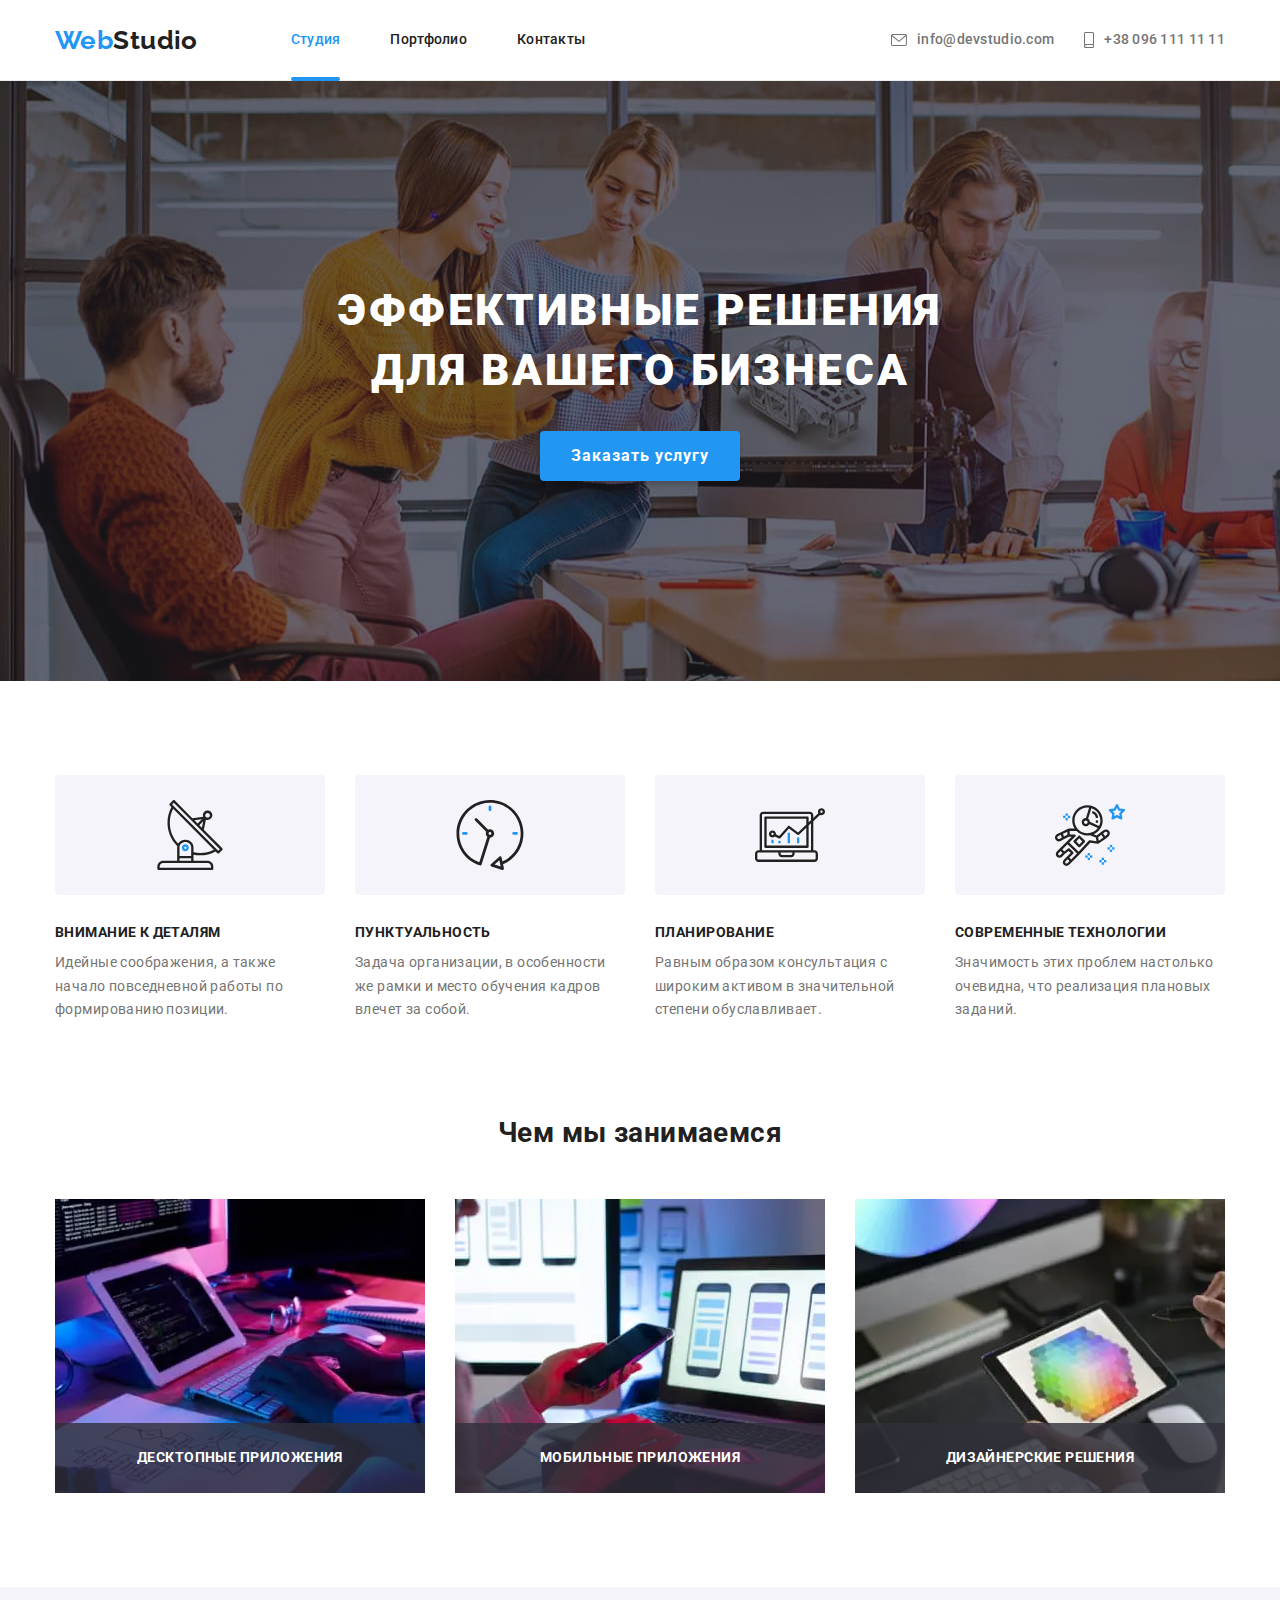
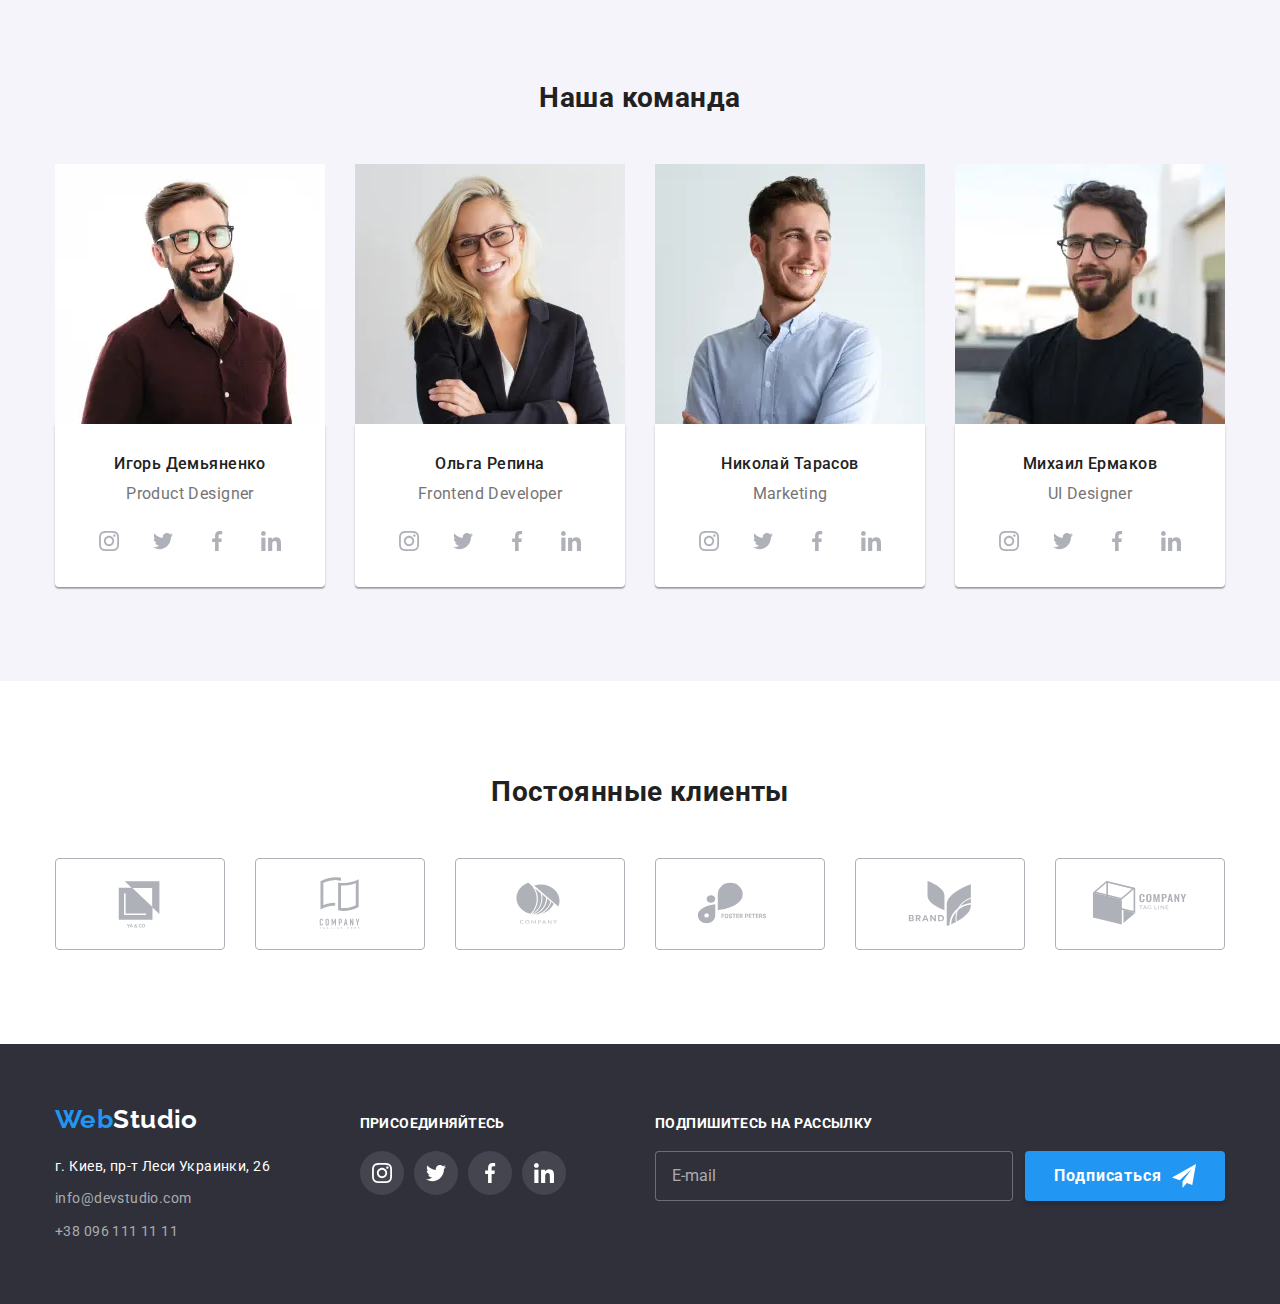
<file: index.html>
<!DOCTYPE html>
<html lang="ru">
  <head>
    <meta charset="UTF-8" />
    <meta http-equiv="X-UA-Compatible" content="IE=edge" />
    <meta name="viewport" content="width=fd, initial-scale=1.0" />
    <meta name="viewport" content="width=device-width, initial-scale=1.0" />
    <meta name="description" content="WebStudio" />
    <link rel="preconnect" href="https://fonts.googleapis.com" />
    <link rel="preconnect" href="https://fonts.gstatic.com" crossorigin />
    <link
      href="https://cdnjs.cloudflare.com/ajax/libs/modern-normalize/1.1.0/modern-normalize.css"
      rel="stylesheet"
    />
    <link
      href="https://fonts.googleapis.com/css2?family=Raleway:wght@700&family=Roboto:wght@400;500;700;900&display=swap"
      rel="stylesheet"
    />
    <link rel="stylesheet" href="./css/main.min.css" />
    <title>WebStudio</title>
  </head>

  <body>
    <!--Header-->
    <header class="header">
      <div class="container header__container">
        <a href="index.html" lang="en" class="logo header__logo link"
          ><span class="logo__accent">Web</span>Studio</a
        >
        <div class="header__nav">
          <nav class="navigation">
            <ul class="navigation__list list">
              <li class="navigation__item">
                <a
                  class="navigation__link link navigation__link--current"
                  href="index.html"
                  >Студия</a
                >
              </li>
              <li class="navigation__item">
                <a class="navigation__link link" href="porfolio.html"
                  >Портфолио</a
                >
              </li>
              <li class="navigation__item">
                <a class="navigation__link link" href="#">Контакты</a>
              </li>
            </ul>
          </nav>
          <ul class="contacts list">
            <li class="contacts__item">
              <a class="contacts__link link" href="mailto:info@devstudio.com">
                <svg class="contacts__icon" width="16" height="12">
                  <use href="./images/icons.svg#icon-mail"></use>
                </svg>
                info@devstudio.com
              </a>
            </li>
            <li class="contacts__item">
              <a class="contacts__link link" href="tel:+380961111111"
                ><svg class="contacts__icon" width="10" height="16">
                  <use href="./images/icons.svg#icon-smartphone"></use>
                </svg>
                +38 096 111 11 11
              </a>
            </li>
          </ul>
        </div>

        <button
          type="button"
          class="menu-btn"
          aria-expanded="false"
          aria-controls="mobile-menu"
          data-menu-button
        >
          <svg
            class="menu-btn__icon icon"
            width="20"
            height="20"
            aria-label="Переключатель мобильного меню"
          >
            <use
              class="menu-btn__icon-cross"
              href="./images/icons.svg#icon-cross"
            ></use>
            <use
              class="menu-btn__icon-menu"
              href="./images/icons.svg#icon-burger"
            ></use>
          </svg>
        </button>

        <!--Mobile Menu-->
        <div class="mobile-menu" id="mobile-menu" data-menu>
          <nav class="mobile-menu__nav mobile-nav">
            <ul class="mobile-nav__list list">
              <li class="mobile-nav__item">
                <a class="mobile-nav__link link link--current" href="index.html"
                  >Студия</a
                >
              </li>
              <li class="mobile-nav__item">
                <a class="mobile-nav__link link" href="porfolio.html"
                  >Портфолио</a
                >
              </li>
              <li class="mobile-nav__item">
                <a class="mobile-nav__link link" href="#">Контакты</a>
              </li>
            </ul>
          </nav>

          <div class="mobile-menu__wrapper">
            <ul class="mobile-menu__contacts mobile-contacts list">
              <li class="mobile-contacts__item">
                <a
                  class="mobile-contacts__link link"
                  href="mailto:info@devstudio.com"
                >
                  info@devstudio.com
                </a>
              </li>
              <li class="mobile-contacts__item">
                <a class="mobile-contacts__link link" href="tel:+380961111111">
                  +38 096 111 11 11
                </a>
              </li>
            </ul>
            <ul class="mobile-menu__soial mobile-soial list">
              <li class="mobile-soial__item">
                <a
                  href="#"
                  class="mobile-soial__link link"
                  rel="noopener noreferrer"
                  target="_blank"
                  >Instagram</a
                >
              </li>
              <li class="mobile-soial__item">
                <a
                  href="#"
                  class="mobile-soial__link link"
                  rel="noopener noreferrer"
                  target="_blank"
                  >Twitter</a
                >
              </li>
              <li class="mobile-soial__item">
                <a
                  href="#"
                  class="mobile-soial__link link"
                  rel="noopener noreferrer"
                  target="_blank"
                  >Facebook</a
                >
              </li>
              <li class="mobile-soial__item">
                <a
                  href="#"
                  class="mobile-soial__link link"
                  rel="noopener noreferrer"
                  target="_blank"
                  >LinkedIn</a
                >
              </li>
            </ul>
          </div>
        </div>
      </div>
    </header>

    <main>
      <section class="order">
        <div class="container">
          <h1 class="order__heading">
            Эффективные решения <br />для вашего бизнеса
          </h1>
          <button class="order-button" type="button" data-modal-open>
            Заказать услугу
          </button>
        </div>
      </section>

      <section class="qualities section">
        <div class="container">
          <h2 class="visually-hidden">Наши качества</h2>
          <ul class="qualities__list list">
            <li class="qualities__item">
              <div class="qualities__box">
                <svg class="qualities__icon" width="70" height="70">
                  <use href="./images/icons.svg#icon-antenna"></use>
                </svg>
              </div>
              <h3 class="qualities__heading">Внимание к деталям</h3>
              <p class="qualities__description">
                Идейные соображения, а также начало повседневной работы по
                формированию позиции.
              </p>
            </li>
            <li class="qualities__item">
              <div class="qualities__box">
                <svg class="qualities__icon" width="70" height="70">
                  <use href="./images/icons.svg#icon-clock"></use>
                </svg>
              </div>
              <h3 class="qualities__heading">Пунктуальность</h3>
              <p class="qualities__description">
                Задача организации, в особенности же рамки и место обучения
                кадров влечет за собой.
              </p>
            </li>
            <li class="qualities__item">
              <div class="qualities__box">
                <svg class="qualities__icon" width="70" height="70">
                  <use href="./images/icons.svg#icon-diagram"></use>
                </svg>
              </div>
              <h3 class="qualities__heading">Планирование</h3>
              <p class="qualities__description">
                Равным образом консультация с широким активом в значительной
                степени обуславливает.
              </p>
            </li>
            <li class="qualities__item">
              <div class="qualities__box">
                <svg class="qualities__icon" width="70" height="70">
                  <use href="./images/icons.svg#icon-astronaut"></use>
                </svg>
              </div>
              <h3 class="qualities__heading">Современные технологии</h3>
              <p class="qualities__description">
                Значимость этих проблем настолько очевидна, что реализация
                плановых заданий.
              </p>
            </li>
          </ul>
        </div>
      </section>

      <section class="occupations section">
        <div class="container">
          <h2 class="heading section__heading">Чем мы занимаемся</h2>
          <ul class="occupations__list list">
            <li class="occupations__item">
              <picture>
                <source
                  srcset="
                    ./images/index/desktop/occupation1.webp    1x,
                    ./images/index/desktop/occupation1@2x.webp 2x
                  "
                  type="image/webp"
                />
                <source
                  srcset="
                    ./images/index/desktop/occupation1.jpg    1x,
                    ./images/index/desktop/occupation1@2x.jpg 2x
                  "
                  type="image/jpeg"
                />
                <img
                  class="occupations__image"
                  src="./images/index/desktop/occupation1.jpg"
                  alt="Десктопные приложения"
                  width="370"
                />
              </picture>
              <div class="occupations__content">
                <p class="occupations__description">Десктопные приложения</p>
              </div>
            </li>
            <li class="occupations__item">
              <picture>
                <source
                  srcset="
                    ./images/index/desktop/occupation2.webp    1x,
                    ./images/index/desktop/occupation2@2x.webp 2x
                  "
                  type="image/webp"
                />
                <source
                  srcset="
                    ./images/index/desktop/occupation2.jpg    1x,
                    ./images/index/desktop/occupation2@2x.jpg 2x
                  "
                  type="image/jpeg"
                />
                <img
                  class="occupations__image"
                  src="./images/index/desktop/occupation2.jpg"
                  alt="Мобильные приложения"
                  width="370"
                />
              </picture>
              <div class="occupations__content">
                <p class="occupations__description">Мобильные приложения</p>
              </div>
            </li>
            <li class="occupations__item">
              <picture>
                <source
                  srcset="
                    ./images/index/desktop/occupation3.webp    1x,
                    ./images/index/desktop/occupation3@2x.webp 2x
                  "
                  type="image/webp"
                />
                <source
                  srcset="
                    ./images/index/desktop/occupation3.jpg    1x,
                    ./images/index/desktop/occupation3@2x.jpg 2x
                  "
                  type="image/jpeg"
                />
                <img
                  class="occupations__image"
                  src="./images/index/desktop/occupation3.jpg"
                  alt="Дизайнерские решения"
                  width="370"
                />
              </picture>
              <div class="occupations__content">
                <p class="occupations__description">Дизайнерские решения</p>
              </div>
            </li>
          </ul>
        </div>
      </section>

      <section class="team section">
        <div class="container">
          <h2 class="heading section__heading">Наша команда</h2>
          <ul class="team__list list">
            <li class="team__item">
              <picture>
                <source
                  srcset="
                    ./images/index/desktop/team1.webp    1x,
                    ./images/index/desktop/team1@2x.webp 2x
                  "
                  media="(min-width: 1200px)"
                  type="image/webp"
                />
                <source
                  srcset="
                    ./images/index/tablet/team-tablet1.webp    1x,
                    ./images/index/tablet/team-tablet1@2x.webp 2x
                  "
                  media="(min-width: 768px)"
                  type="image/webp"
                />
                <source
                  srcset="
                    ./images/index/mobile/team-mobile1.webp    1x,
                    ./images/index/mobile/team-mobile1@2x.webp 2x
                  "
                  media="(max-width: 767px)"
                  type="image/webp"
                />
                <source
                  srcset="
                    ./images/index/desktop/team1.jpg    1x,
                    ./images/index/desktop/team1@2x.jpg 2x
                  "
                  media="(min-width: 1200px)"
                  type="image/jpeg"
                />
                <source
                  srcset="
                    ./images/index/tablet/team-tablet1.jpg    1x,
                    ./images/index/tablet/team-tablet1@2x.jpg 2x
                  "
                  media="(min-width: 768px)"
                  type="image/jpeg"
                />
                <source
                  srcset="
                    ./images/index/mobile/team-mobile1.jpg    1x,
                    ./images/index/mobile/team-mobile1@2x.jpg 2x
                  "
                  media="(max-width: 767px)"
                  type="image/jpeg"
                />
                <img
                  class="team__image"
                  src="./images/index/mobile/team1.jpg"
                  alt="Игорь Демьяненко"
                  width="450"
                />
              </picture>

              <div class="team__content">
                <h3 class="team__heading">Игорь Демьяненко</h3>
                <p class="team__description" lang="en">Product Designer</p>
                <ul class="social list">
                  <li class="social__item">
                    <a
                      href="#"
                      class="social__link link"
                      rel="noopener
                      noreferrer"
                      target="_blank"
                    >
                      <svg class="social__icon icon" width="20" height="20">
                        <use href="./images/icons.svg#icon-instagram"></use>
                      </svg>
                    </a>
                  </li>
                  <li class="social__item">
                    <a
                      href="#"
                      class="social__link link"
                      rel="noopener
                      noreferrer"
                      target="_blank"
                    >
                      <svg class="social__icon icon" width="20" height="20">
                        <use href="./images/icons.svg#icon-twitter"></use>
                      </svg>
                    </a>
                  </li>
                  <li class="social__item">
                    <a
                      href="#"
                      class="social__link link"
                      rel="noopener
                      noreferrer"
                      target="_blank"
                    >
                      <svg class="social__icon icon" width="20" height="20">
                        <use href="./images/icons.svg#icon-facebook"></use>
                      </svg>
                    </a>
                  </li>
                  <li class="social__item">
                    <a
                      href="#"
                      class="social__link link"
                      rel="noopener
                      noreferrer"
                      target="_blank"
                    >
                      <svg class="social__icon icon" width="20" height="20">
                        <use href="./images/icons.svg#icon-linkedin"></use>
                      </svg>
                    </a>
                  </li>
                </ul>
              </div>
            </li>
            <li class="team__item">
              <picture>
                <source
                  srcset="
                    ./images/index/desktop/team2.webp    1x,
                    ./images/index/desktop/team2@2x.webp 2x
                  "
                  media="(min-width: 1200px)"
                  type="image/webp"
                />
                <source
                  srcset="
                    ./images/index/tablet/team-tablet2.webp    1x,
                    ./images/index/tablet/team-tablet2@2x.webp 2x
                  "
                  media="(min-width: 768px)"
                  type="image/webp"
                />
                <source
                  srcset="
                    ./images/index/mobile/team-mobile2.webp    1x,
                    ./images/index/mobile/team-mobile2@2x.webp 2x
                  "
                  media="(max-width: 767px)"
                  type="image/webp"
                />
                <source
                  srcset="
                    ./images/index/desktop/team2.jpg    1x,
                    ./images/index/desktop/team2@2x.jpg 2x
                  "
                  media="(min-width: 1200px)"
                  type="image/jpeg"
                />
                <source
                  srcset="
                    ./images/index/tablet/team-tablet2.jpg    1x,
                    ./images/index/tablet/team-tablet2@2x.jpg 2x
                  "
                  media="(min-width: 768px)"
                  type="image/jpeg"
                />
                <source
                  srcset="
                    ./images/index/mobile/team-mobile2.jpg    1x,
                    ./images/index/mobile/team-mobile2@2x.jpg 2x
                  "
                  media="(max-width: 767px)"
                  type="image/jpeg"
                />
                <img
                  class="team__image"
                  src="./images/index/mobile/team1.jpg"
                  alt="Ольга Репина"
                  width="450"
                />
              </picture>

              <div class="team__content">
                <h3 class="team__heading">Ольга Репина</h3>
                <p class="team__description" lang="en">Frontend Developer</p>
                <ul class="social list">
                  <li class="social__item">
                    <a
                      href="#"
                      class="social__link link"
                      rel="noopener
                      noreferrer"
                      target="_blank"
                    >
                      <svg class="social__icon icon" width="20" height="20">
                        <use href="./images/icons.svg#icon-instagram"></use>
                      </svg>
                    </a>
                  </li>
                  <li class="social__item">
                    <a
                      href="#"
                      class="social__link link"
                      rel="noopener
                      noreferrer"
                      target="_blank"
                    >
                      <svg class="social__icon icon" width="20" height="20">
                        <use href="./images/icons.svg#icon-twitter"></use>
                      </svg>
                    </a>
                  </li>
                  <li class="social__item">
                    <a
                      href="#"
                      class="social__link link"
                      rel="noopener
                      noreferrer"
                      target="_blank"
                    >
                      <svg class="social__icon icon" width="20" height="20">
                        <use href="./images/icons.svg#icon-facebook"></use>
                      </svg>
                    </a>
                  </li>
                  <li class="social__item">
                    <a
                      href="#"
                      class="social__link link"
                      rel="noopener
                      noreferrer"
                      target="_blank"
                    >
                      <svg class="social__icon icon" width="20" height="20">
                        <use href="./images/icons.svg#icon-linkedin"></use>
                      </svg>
                    </a>
                  </li>
                </ul>
              </div>
            </li>
            <li class="team__item">
              <picture>
                <source
                  srcset="
                    ./images/index/desktop/team3.webp    1x,
                    ./images/index/desktop/team3@2x.webp 2x
                  "
                  media="(min-width: 1200px)"
                  type="image/webp"
                />
                <source
                  srcset="
                    ./images/index/tablet/team-tablet3.webp    1x,
                    ./images/index/tablet/team-tablet3@2x.webp 2x
                  "
                  media="(min-width: 768px)"
                  type="image/webp"
                />
                <source
                  srcset="
                    ./images/index/mobile/team-mobile3.webp    1x,
                    ./images/index/mobile/team-mobile3@2x.webp 2x
                  "
                  media="(max-width: 767px)"
                  type="image/webp"
                />
                <source
                  srcset="
                    ./images/index/desktop/team3.jpg    1x,
                    ./images/index/desktop/team3@2x.jpg 2x
                  "
                  media="(min-width: 1200px)"
                  type="image/jpeg"
                />
                <source
                  srcset="
                    ./images/index/tablet/team-tablet3.jpg    1x,
                    ./images/index/tablet/team-tablet3@2x.jpg 2x
                  "
                  media="(min-width: 768px)"
                  type="image/jpeg"
                />
                <source
                  srcset="
                    ./images/index/mobile/team-mobile3.jpg    1x,
                    ./images/index/mobile/team-mobile3@2x.jpg 2x
                  "
                  media="(max-width: 767px)"
                  type="image/jpeg"
                />
                <img
                  class="team__image"
                  src="./images/index/mobile/team3.jpg"
                  alt="Николай Тарасов"
                  width="450"
                />
              </picture>
              <div class="team__content">
                <h3 class="team__heading">Николай Тарасов</h3>
                <p class="team__description" lang="en">Marketing</p>
                <ul class="social list">
                  <li class="social__item">
                    <a
                      href="#"
                      class="social__link link"
                      rel="noopener
                      noreferrer"
                      target="_blank"
                    >
                      <svg class="social__icon icon" width="20" height="20">
                        <use href="./images/icons.svg#icon-instagram"></use>
                      </svg>
                    </a>
                  </li>
                  <li class="social__item">
                    <a
                      href="#"
                      class="social__link link"
                      rel="noopener
                      noreferrer"
                      target="_blank"
                    >
                      <svg class="social__icon icon" width="20" height="20">
                        <use href="./images/icons.svg#icon-twitter"></use>
                      </svg>
                    </a>
                  </li>
                  <li class="social__item">
                    <a
                      href="#"
                      class="social__link link"
                      rel="noopener
                      noreferrer"
                      target="_blank"
                    >
                      <svg class="social__icon icon" width="20" height="20">
                        <use href="./images/icons.svg#icon-facebook"></use>
                      </svg>
                    </a>
                  </li>
                  <li class="social__item">
                    <a
                      href="#"
                      class="social__link link"
                      rel="noopener
                      noreferrer"
                      target="_blank"
                    >
                      <svg class="social__icon icon" width="20" height="20">
                        <use href="./images/icons.svg#icon-linkedin"></use>
                      </svg>
                    </a>
                  </li>
                </ul>
              </div>
            </li>
            <li class="team__item">
              <picture>
                <source
                  srcset="
                    ./images/index/desktop/team4.webp    1x,
                    ./images/index/desktop/team4@2x.webp 2x
                  "
                  media="(min-width: 1200px)"
                  type="image/webp"
                />
                <source
                  srcset="
                    ./images/index/tablet/team-tablet4.webp    1x,
                    ./images/index/tablet/team-tablet4@2x.webp 2x
                  "
                  media="(min-width: 768px)"
                  type="image/webp"
                />
                <source
                  srcset="
                    ./images/index/mobile/team-mobile4.webp    1x,
                    ./images/index/mobile/team-mobile4@2x.webp 2x
                  "
                  media="(max-width: 767px)"
                  type="image/webp"
                />
                <source
                  srcset="
                    ./images/index/desktop/team4.jpg    1x,
                    ./images/index/desktop/team4@2x.jpg 2x
                  "
                  media="(min-width: 1200px)"
                  type="image/jpeg"
                />
                <source
                  srcset="
                    ./images/index/tablet/team-tablet4.jpg    1x,
                    ./images/index/tablet/team-tablet4@2x.jpg 2x
                  "
                  media="(min-width: 768px)"
                  type="image/jpeg"
                />
                <source
                  srcset="
                    ./images/index/mobile/team-mobile4.jpg    1x,
                    ./images/index/mobile/team-mobile4@2x.jpg 2x
                  "
                  media="(max-width: 767px)"
                  type="image/jpeg"
                />
                <img
                  class="team__image"
                  src="./images/index/mobile/team4.jpg"
                  alt="Михаил Ермаков"
                  width="450"
                />
              </picture>
              <div class="team__content">
                <h3 class="team__heading">Михаил Ермаков</h3>
                <p class="team__description" lang="en">UI Designer</p>
                <ul class="social list">
                  <li class="social__item">
                    <a
                      href="#"
                      class="social__link link"
                      rel="noopener
                      noreferrer"
                      target="_blank"
                    >
                      <svg class="social__icon icon" width="20" height="20">
                        <use href="./images/icons.svg#icon-instagram"></use>
                      </svg>
                    </a>
                  </li>
                  <li class="social__item">
                    <a
                      href="#"
                      class="social__link link"
                      rel="noopener
                      noreferrer"
                      target="_blank"
                    >
                      <svg class="social__icon icon" width="20" height="20">
                        <use href="./images/icons.svg#icon-twitter"></use>
                      </svg>
                    </a>
                  </li>
                  <li class="social__item">
                    <a
                      href="#"
                      class="social__link link"
                      rel="noopener
                      noreferrer"
                      target="_blank"
                    >
                      <svg class="social__icon icon" width="20" height="20">
                        <use href="./images/icons.svg#icon-facebook"></use>
                      </svg>
                    </a>
                  </li>
                  <li class="social__item">
                    <a
                      href="#"
                      class="social__link link"
                      rel="noopener
                      noreferrer"
                      target="_blank"
                    >
                      <svg class="social__icon icon" width="20" height="20">
                        <use href="./images/icons.svg#icon-linkedin"></use>
                      </svg>
                    </a>
                  </li>
                </ul>
              </div>
            </li>
          </ul>
        </div>
      </section>

      <section class="clients section">
        <div class="container">
          <h2 class="heading section__heading">Постоянные клиенты</h2>
          <ul class="clients__list list">
            <li class="clients__item">
              <a
                href="#"
                class="clients_link link"
                rel="noopener
                noreferrer"
                target="_blank"
              >
                <svg class="clients__icon icon" width="106" height="60">
                  <use href="./images/icons.svg#icon-company1"></use>
                </svg>
              </a>
            </li>
            <li class="clients__item">
              <a
                href="#"
                class="clients_link link"
                rel="noopener
                      noreferrer"
                target="_blank"
              >
                <svg class="clients__icon icon" width="106" height="60">
                  <use href="./images/icons.svg#icon-company2"></use>
                </svg>
              </a>
            </li>
            <li class="clients__item">
              <a
                href="#"
                class="clients_link link"
                rel="noopener
                      noreferrer"
                target="_blank"
              >
                <svg class="clients__icon icon" width="106" height="60">
                  <use href="./images/icons.svg#icon-company3"></use>
                </svg>
              </a>
            </li>
            <li class="clients__item">
              <a
                href="#"
                class="clients_link link"
                rel="noopener
                      noreferrer"
                target="_blank"
              >
                <svg class="clients__icon icon" width="106" height="60">
                  <use href="./images/icons.svg#icon-company4"></use>
                </svg>
              </a>
            </li>
            <li class="clients__item">
              <a
                href="#"
                class="clients_link link"
                rel="noopener
                      noreferrer"
                target="_blank"
              >
                <svg class="clients__icon icon" width="106" height="60">
                  <use href="./images/icons.svg#icon-company5"></use>
                </svg>
              </a>
            </li>
            <li class="clients__item">
              <a
                href="#"
                class="clients_link link"
                rel="noopener
                      noreferrer"
                target="_blank"
              >
                <svg class="clients__icon icon" width="106" height="60">
                  <use href="./images/icons.svg#icon-company6"></use>
                </svg>
              </a>
            </li>
          </ul>
        </div>
      </section>
    </main>

    <footer class="footer">
      <div class="container footer__container">
        <div class="footer__content">
          <a class="footer__logo logo link" href="index.html" lang="en"
            ><span class="logo__accent">Web</span>Studio</a
          >
          <address class="address">
            <p class="address__text">г. Киев, пр-т Леси Украинки, 26</p>
            <ul class="address__list list">
              <li class="address__item">
                <a class="address__link link" href="mailto:info@devstudio.com"
                  >info@devstudio.com</a
                >
              </li>
              <li class="address__item">
                <a class="address__link link" href="tel:+380961111111"
                  >+38 096 111 11 11</a
                >
              </li>
            </ul>
          </address>
        </div>
        <div class="footer__content">
          <p class="footer__heading">Присоединяйтесь</p>
          <ul class="social list">
            <li class="social__item">
              <a
                href="#"
                class="social__link link"
                rel="noopener
                      noreferrer"
                target="_blank"
              >
                <svg class="social__icon icon" width="20" height="20">
                  <use href="./images/icons.svg#icon-instagram"></use>
                </svg>
              </a>
            </li>
            <li class="social__item">
              <a
                href="#"
                class="social__link link"
                rel="noopener
                      noreferrer"
                target="_blank"
              >
                <svg class="social__icon icon" width="20" height="20">
                  <use href="./images/icons.svg#icon-twitter"></use>
                </svg>
              </a>
            </li>
            <li class="social__item">
              <a
                href="#"
                class="social__link link"
                rel="noopener
                      noreferrer"
                target="_blank"
              >
                <svg class="social__icon" width="20" height="20">
                  <use href="./images/icons.svg#icon-facebook"></use>
                </svg>
              </a>
            </li>
            <li class="social__item">
              <a
                href="#S"
                class="social__link link"
                rel="noopener
                      noreferrer"
                target="_blank"
              >
                <svg class="social__icon icon" width="20" height="20">
                  <use href="./images/icons.svg#icon-linkedin"></use>
                </svg>
              </a>
            </li>
          </ul>
        </div>

        <div class="footer__content">
          <p class="footer__heading">Подпишитесь на рассылку</p>
          <form class="subscription">
            <input
              class="subscription__input"
              type="text"
              placeholder="E-mail"
            />
            <button class="order-button" type="submit">
              Подписаться
              <svg class="subscription__icon" width="24" height="24">
                <use href="./images/icons.svg#icon-send"></use>
              </svg>
            </button>
          </form>
        </div>
      </div>
    </footer>

    <div class="backdrop is-hidden" data-modal>
      <div class="modal">
        <button class="modal__btn" type="button" data-modal-close>
          <svg class="icon" width="11" height="11">
            <use href="./images/icons.svg#icon-cross"></use>
          </svg>
        </button>

        <form class="form" autocomplete="off">
          <p class="form__title">Оставьте свои данные, мы вам перезвоним</p>
          <label class="form__label" for="username">Имя</label>
          <div class="form__field">
            <input
              class="form__input"
              type="text"
              name="username"
              id="username"
              required
            />
            <svg class="form__icon icon" width="12" height="12">
              <use href="./images/icons.svg#icon-name"></use>
            </svg>
          </div>

          <label class="form__label" for="phonenumber">Телефон</label>
          <div class="form__field">
            <input
              class="form__input"
              type="tel"
              name="phonenumber"
              id="phonenumber"
              required
            />
            <svg class="form__icon icon" width="13" height="13">
              <use href="./images/icons.svg#icon-phone"></use>
            </svg>
          </div>

          <label class="form__label" for="email">Почта</label>
          <div class="form__field">
            <input
              class="form__input"
              type="email"
              name="email"
              id="email"
              required
            />
            <svg class="form__icon icon" width="15" height="12">
              <use href="./images/icons.svg#icon-email"></use>
            </svg>
          </div>

          <label class="form__label" for="comments">Комментарий</label>
          <textarea
            class="form__comments"
            id="comments"
            name="comments"
            placeholder="Введите текст"
          ></textarea>

          <label class="form__checklabel" for="checkbox">
            <input
              class="form__checkbox visually-hidden"
              type="checkbox"
              name="checkbox"
              id="checkbox"
            />
            <span class="form__check"></span>
            <span
              >Соглашаюсь с рассылкой и принимаю
              <a class="form__link" href="#" rel="noopener noreferrer"
                >Условия договора</a
              ></span
            >
          </label>
          <button class="order-button form__button" type="submit">
            Отправить
          </button>
        </form>
      </div>
    </div>
    <script src="./js/modal.js"></script>
    <script src="./js/mobile-menu.js"></script>
  </body>
</html>
</file>
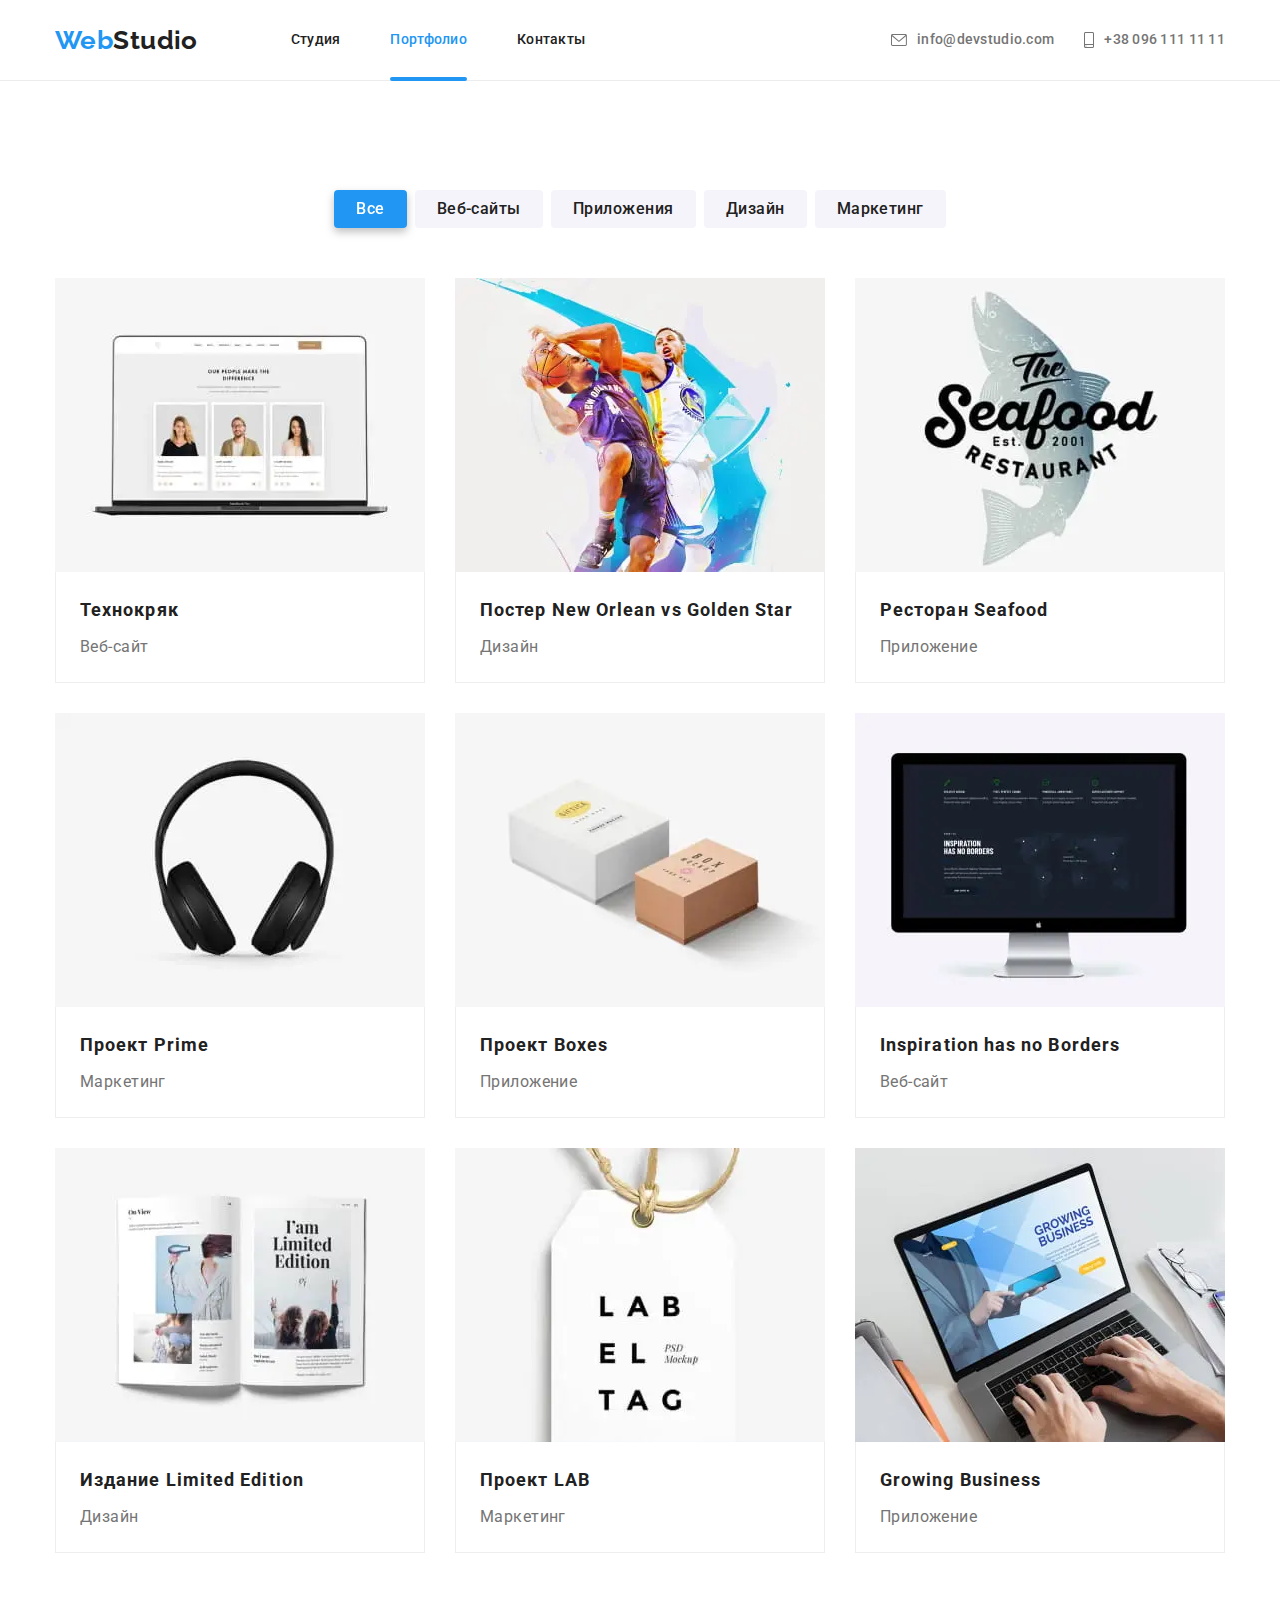
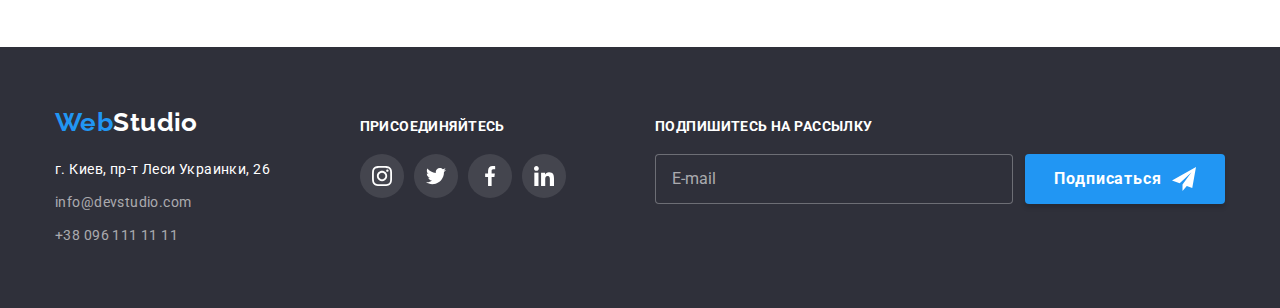
<file: porfolio.html>
<!DOCTYPE html>
<html lang="ru">
  <head>
    <meta charset="UTF-8" />
    <meta http-equiv="X-UA-Compatible" content="IE=edge" />
    <meta name="viewport" content="width=device-width, initial-scale=1.0" />
    <link rel="preconnect" href="https://fonts.googleapis.com" />
    <link rel="preconnect" href="https://fonts.gstatic.com" crossorigin />
    <link
      href="https://fonts.googleapis.com/css2?family=Raleway:wght@700&family=Roboto:wght@400;500;700;900&display=swap"
      rel="stylesheet"
    />
    <link
      href="https://cdnjs.cloudflare.com/ajax/libs/modern-normalize/1.1.0/modern-normalize.css"
      rel="stylesheet"
    />
    <link rel="stylesheet" href="./css/main.min.css" />
    <title>Portfolio</title>
  </head>

  <body>
    <!--Header-->
    <header class="header">
      <div class="container header__container">
        <a href="index.html" lang="en" class="logo header__logo link"
          ><span class="logo__accent">Web</span>Studio</a
        >
        <div class="header__nav">
          <nav class="navigation">
            <ul class="navigation__list list">
              <li class="navigation__item">
                <a class="navigation__link link" href="index.html">Студия</a>
              </li>
              <li class="navigation__item">
                <a
                  class="navigation__link link navigation__link--current"
                  href="porfolio.html"
                  >Портфолио</a
                >
              </li>
              <li class="navigation__item">
                <a class="navigation__link link" href="#">Контакты</a>
              </li>
            </ul>
          </nav>
          <ul class="contacts list">
            <li class="contacts__item">
              <a class="contacts__link link" href="mailto:info@devstudio.com">
                <svg class="contacts__icon" width="16" height="12">
                  <use href="./images/icons.svg#icon-mail"></use>
                </svg>
                info@devstudio.com
              </a>
            </li>
            <li class="contacts__item">
              <a class="contacts__link link" href="tel:+380961111111"
                ><svg class="contacts__icon" width="10" height="16">
                  <use href="./images/icons.svg#icon-smartphone"></use>
                </svg>
                +38 096 111 11 11
              </a>
            </li>
          </ul>
        </div>

        <button
          type="button"
          class="menu-btn"
          aria-expanded="false"
          aria-controls="mobile-menu"
          data-menu-button
        >
          <svg
            class="menu-btn__icon icon"
            width="20"
            height="20"
            aria-label="Переключатель мобильного меню"
          >
            <use
              class="menu-btn__icon-cross"
              href="./images/icons.svg#icon-cross"
            ></use>
            <use
              class="menu-btn__icon-menu"
              href="./images/icons.svg#icon-burger"
            ></use>
          </svg>
        </button>

        <!--Mobile Menu-->
        <div class="mobile-menu" id="mobile-menu" data-menu>
          <nav class="mobile-menu__nav mobile-nav">
            <ul class="mobile-nav__list list">
              <li class="mobile-nav__item">
                <a class="mobile-nav__link link" href="index.html">Студия</a>
              </li>
              <li class="mobile-nav__item">
                <a
                  class="mobile-nav__link link link--current"
                  href="porfolio.html"
                  >Портфолио</a
                >
              </li>
              <li class="mobile-nav__item">
                <a class="mobile-nav__link link" href="#">Контакты</a>
              </li>
            </ul>
          </nav>

          <div class="mobile-menu__wrapper">
            <ul class="mobile-menu__contacts mobile-contacts list">
              <li class="mobile-contacts__item">
                <a
                  class="mobile-contacts__link link"
                  href="mailto:info@devstudio.com"
                >
                  info@devstudio.com
                </a>
              </li>
              <li class="mobile-contacts__item">
                <a class="mobile-contacts__link link" href="tel:+380961111111">
                  +38 096 111 11 11
                </a>
              </li>
            </ul>
            <ul class="mobile-menu__soial mobile-soial list">
              <li class="mobile-soial__item">
                <a
                  href="#"
                  class="mobile-soial__link link"
                  rel="noopener noreferrer"
                  target="_blank"
                  >Instagram</a
                >
              </li>
              <li class="mobile-soial__item">
                <a
                  href="#"
                  class="mobile-soial__link link"
                  rel="noopener noreferrer"
                  target="_blank"
                  >Twitter</a
                >
              </li>
              <li class="mobile-soial__item">
                <a
                  href="#"
                  class="mobile-soial__link link"
                  rel="noopener noreferrer"
                  target="_blank"
                  >Facebook</a
                >
              </li>
              <li class="mobile-soial__item">
                <a
                  href="#"
                  class="mobile-soial__link link"
                  rel="noopener noreferrer"
                  target="_blank"
                  >LinkedIn</a
                >
              </li>
            </ul>
          </div>
        </div>
      </div>
    </header>

    <!--Main-->
    <main>
      <!--Portfolio-->
      <section class="portfolio section">
        <div class="container">
          <h1 class="visually-hidden">Портфолио</h1>
          <ul class="menu portfolio__menu list">
            <li class="menu__item">
              <button class="menu__button" type="button">Все</button>
            </li>
            <li class="menu__item">
              <button class="menu__button" type="button">Веб-сайты</button>
            </li>
            <li class="menu__item">
              <button class="menu__button" type="button">Приложения</button>
            </li>
            <li class="menu__item">
              <button class="menu__button" type="button">Дизайн</button>
            </li>
            <li class="menu__item">
              <button class="menu__button" type="button">Маркетинг</button>
            </li>
          </ul>

          <!--Card-->
          <ul class="projects list">
            <li class="projects__item">
              <a
                class="projects__link link"
                href=""
                rel="noopener noreferrer"
                target="_blank"
              >
                <div class="projects__imagebox">
                  <picture>
                    <source
                      srcset="
                        ./images/portfolio/desktop/portfolio1.webp    1x,
                        ./images/portfolio/desktop/portfolio1@2x.webp 2x
                      "
                      media="(min-width: 1200px)"
                      type="image/webp"
                    />
                    <source
                      srcset="
                        ./images/portfolio/tablet/portfolio-tablet1.webp    1x,
                        ./images/portfolio/tablet/portfolio-tablet1@2x.webp 2x
                      "
                      media="(min-width: 768px)"
                      type="image/webp"
                    />
                    <source
                      srcset="
                        ./images/portfolio/mobile/portfolio-mobile1.webp    1x,
                        ./images/portfolio/mobile/portfolio-mobile1@2x.webp 2x
                      "
                      media="(max-width: 767px)"
                      type="image/webp"
                    />
                    <source
                      srcset="
                        ./images/portfolio/desktop/portfolio1.jpg    1x,
                        ./images/portfolio/desktop/portfolio1@2x.jpg 2x
                      "
                      media="(min-width: 1200px)"
                      type="image/jpeg"
                    />
                    <source
                      srcset="
                        ./images/portfolio/tablet/portfolio-tablet1.jpg    1x,
                        ./images/portfolio/tablet/portfolio-tablet1@2x.jpg 2x
                      "
                      media="(min-width: 768px)"
                      type="image/jpeg"
                    />
                    <source
                      srcset="
                        ./images/portfolio/mobile/portfolio-mobile1.jpg    1x,
                        ./images/portfolio/mobile/portfolio-mobile1@2x.jpg 2x
                      "
                      media="(max-width: 767px)"
                      type="image/jpeg"
                    />
                    <img
                      class="projects__image"
                      src="./images/portfolio/mobile/portfolio-mobile1.jpg"
                      alt="Технокряк"
                      width="450"
                    />
                  </picture>
                  <p class="projects__text">
                    Технокряк это современная площадка распространения
                    коронавируса. Компании используют эту платформу для
                    цифрового шпионажа и атак на защищённые сервера конкурентов.
                  </p>
                </div>
                <div class="projects__titlebox">
                  <h2 class="projects__heading">Технокряк</h2>
                  <p class="projects__description">Веб-сайт</p>
                </div>
              </a>
            </li>
            <li class="projects__item">
              <a
                class="projects__link link"
                href=""
                rel="noopener noreferrer"
                target="_blank"
              >
                <div class="projects__imagebox">
                  <picture>
                    <source
                      srcset="
                        ./images/portfolio/desktop/portfolio2.webp    1x,
                        ./images/portfolio/desktop/portfolio2@2x.webp 2x
                      "
                      media="(min-width: 1200px)"
                      type="image/webp"
                    />
                    <source
                      srcset="
                        ./images/portfolio/tablet/portfolio-tablet2.webp    1x,
                        ./images/portfolio/tablet/portfolio-tablet2@2x.webp 2x
                      "
                      media="(min-width: 768px)"
                      type="image/webp"
                    />
                    <source
                      srcset="
                        ./images/portfolio/mobile/portfolio-mobile2.webp    1x,
                        ./images/portfolio/mobile/portfolio-mobile2@2x.webp 2x
                      "
                      media="(max-width: 767px)"
                      type="image/webp"
                    />
                    <source
                      srcset="
                        ./images/portfolio/desktop/portfolio2.jpg    1x,
                        ./images/portfolio/desktop/portfolio2@2x.jpg 2x
                      "
                      media="(min-width: 1200px)"
                      type="image/jpeg"
                    />
                    <source
                      srcset="
                        ./images/portfolio/tablet/portfolio-tablet2.jpg    1x,
                        ./images/portfolio/tablet/portfolio-tablet2@2x.jpg 2x
                      "
                      media="(min-width: 768px)"
                      type="image/jpeg"
                    />
                    <source
                      srcset="
                        ./images/portfolio/mobile/portfolio-mobile2.jpg    1x,
                        ./images/portfolio/mobile/portfolio-mobile2@2x.jpg 2x
                      "
                      media="(max-width: 767px)"
                      type="image/jpeg"
                    />
                    <img
                      class="projects__image"
                      src="./images/portfolio/mobile/portfolio-mobile2.jpg"
                      alt="Постер New Orlean vs Golden Star"
                      width="450"
                    />
                  </picture>
                  <p class="projects__text">
                    Технокряк это современная площадка распространения
                    коронавируса. Компании используют эту платформу для
                    цифрового шпионажа и атак на защищённые сервера конкурентов.
                  </p>
                </div>
                <div class="projects__titlebox">
                  <h2 class="projects__heading">
                    Постер <span lang="en">New Orlean vs Golden Star</span>
                  </h2>
                  <p class="projects__description">Дизайн</p>
                </div>
              </a>
            </li>
            <li class="projects__item">
              <a
                class="projects__link link"
                href=""
                rel="noopener noreferrer"
                target="_blank"
              >
                <div class="projects__imagebox">
                  <picture>
                    <source
                      srcset="
                        ./images/portfolio/desktop/portfolio3.webp    1x,
                        ./images/portfolio/desktop/portfolio3@2x.webp 2x
                      "
                      media="(min-width: 1200px)"
                      type="image/webp"
                    />
                    <source
                      srcset="
                        ./images/portfolio/tablet/portfolio-tablet3.webp    1x,
                        ./images/portfolio/tablet/portfolio-tablet3@2x.webp 2x
                      "
                      media="(min-width: 768px)"
                      type="image/webp"
                    />
                    <source
                      srcset="
                        ./images/portfolio/mobile/portfolio-mobile3.webp    1x,
                        ./images/portfolio/mobile/portfolio-mobile3@2x.webp 2x
                      "
                      media="(max-width: 767px)"
                      type="image/webp"
                    />
                    <source
                      srcset="
                        ./images/portfolio/desktop/portfolio3.jpg    1x,
                        ./images/portfolio/desktop/portfolio3@2x.jpg 2x
                      "
                      media="(min-width: 1200px)"
                      type="image/jpeg"
                    />
                    <source
                      srcset="
                        ./images/portfolio/tablet/portfolio-tablet3.jpg    1x,
                        ./images/portfolio/tablet/portfolio-tablet3@2x.jpg 2x
                      "
                      media="(min-width: 768px)"
                      type="image/jpeg"
                    />
                    <source
                      srcset="
                        ./images/portfolio/mobile/portfolio-mobile3.jpg    1x,
                        ./images/portfolio/mobile/portfolio-mobile3@2x.jpg 2x
                      "
                      media="(max-width: 767px)"
                      type="image/jpeg"
                    />
                    <img
                      class="projects__image"
                      src="./images/portfolio/mobile/portfolio-mobile3.jpg"
                      alt="Ресторан Seafood"
                      width="450"
                    />
                  </picture>
                  <p class="projects__text">
                    Технокряк это современная площадка распространения
                    коронавируса. Компании используют эту платформу для
                    цифрового шпионажа и атак на защищённые сервера конкурентов.
                  </p>
                </div>
                <div class="projects__titlebox">
                  <h2 class="projects__heading">
                    Ресторан <span lang="en">Seafood</span>
                  </h2>
                  <p class="projects__description">Приложение</p>
                </div>
              </a>
            </li>
            <li class="projects__item">
              <a
                class="projects__link link"
                href=""
                rel="noopener noreferrer"
                target="_blank"
              >
                <div class="projects__imagebox">
                  <picture>
                    <source
                      srcset="
                        ./images/portfolio/desktop/portfolio4.webp    1x,
                        ./images/portfolio/desktop/portfolio4@2x.webp 2x
                      "
                      media="(min-width: 1200px)"
                      type="image/webp"
                    />
                    <source
                      srcset="
                        ./images/portfolio/tablet/portfolio-tablet4.webp    1x,
                        ./images/portfolio/tablet/portfolio-tablet4@2x.webp 2x
                      "
                      media="(min-width: 768px)"
                      type="image/webp"
                    />
                    <source
                      srcset="
                        ./images/portfolio/mobile/portfolio-mobile4.webp    1x,
                        ./images/portfolio/mobile/portfolio-mobile4@2x.webp 2x
                      "
                      media="(max-width: 767px)"
                      type="image/webp"
                    />
                    <source
                      srcset="
                        ./images/portfolio/desktop/portfolio4.jpg    1x,
                        ./images/portfolio/desktop/portfolio4@2x.jpg 2x
                      "
                      media="(min-width: 1200px)"
                      type="image/jpeg"
                    />
                    <source
                      srcset="
                        ./images/portfolio/tablet/portfolio-tablet4.jpg    1x,
                        ./images/portfolio/tablet/portfolio-tablet4@2x.jpg 2x
                      "
                      media="(min-width: 768px)"
                      type="image/jpeg"
                    />
                    <source
                      srcset="
                        ./images/portfolio/mobile/portfolio-mobile4.jpg    1x,
                        ./images/portfolio/mobile/portfolio-mobile4@2x.jpg 2x
                      "
                      media="(max-width: 767px)"
                      type="image/jpeg"
                    />
                    <img
                      class="projects__image"
                      src="./images/portfolio/mobile/portfolio-mobile4.jpg"
                      alt="Проект Prime"
                      width="450"
                    />
                  </picture>
                  <p class="projects__text">
                    Технокряк это современная площадка распространения
                    коронавируса. Компании используют эту платформу для
                    цифрового шпионажа и атак на защищённые сервера конкурентов.
                  </p>
                </div>
                <div class="projects__titlebox">
                  <h2 class="projects__heading">
                    Проект <span lang="en">Prime</span>
                  </h2>
                  <p class="projects__description">Маркетинг</p>
                </div>
              </a>
            </li>
            <li class="projects__item">
              <a
                class="projects__link link"
                href=""
                rel="noopener noreferrer"
                target="_blank"
              >
                <div class="projects__imagebox">
                  <picture>
                    <source
                      srcset="
                        ./images/portfolio/desktop/portfolio5.webp    1x,
                        ./images/portfolio/desktop/portfolio5@2x.webp 2x
                      "
                      media="(min-width: 1200px)"
                      type="image/webp"
                    />
                    <source
                      srcset="
                        ./images/portfolio/tablet/portfolio-tablet5.webp    1x,
                        ./images/portfolio/tablet/portfolio-tablet5@2x.webp 2x
                      "
                      media="(min-width: 768px)"
                      type="image/webp"
                    />
                    <source
                      srcset="
                        ./images/portfolio/mobile/portfolio-mobile5.webp    1x,
                        ./images/portfolio/mobile/portfolio-mobile5@2x.webp 2x
                      "
                      media="(max-width: 767px)"
                      type="image/webp"
                    />
                    <source
                      srcset="
                        ./images/portfolio/desktop/portfolio5.jpg    1x,
                        ./images/portfolio/desktop/portfolio5@2x.jpg 2x
                      "
                      media="(min-width: 1200px)"
                      type="image/jpeg"
                    />
                    <source
                      srcset="
                        ./images/portfolio/tablet/portfolio-tablet5.jpg    1x,
                        ./images/portfolio/tablet/portfolio-tablet5@2x.jpg 2x
                      "
                      media="(min-width: 768px)"
                      type="image/jpeg"
                    />
                    <source
                      srcset="
                        ./images/portfolio/mobile/portfolio-mobile5.jpg    1x,
                        ./images/portfolio/mobile/portfolio-mobile5@2x.jpg 2x
                      "
                      media="(max-width: 767px)"
                      type="image/jpeg"
                    />
                    <img
                      class="projects__image"
                      src="./images/portfolio/mobile/portfolio-mobile5.jpg"
                      alt="Проект Boxes"
                      width="450"
                    />
                  </picture>
                  <p class="projects__text">
                    Технокряк это современная площадка распространения
                    коронавируса. Компании используют эту платформу для
                    цифрового шпионажа и атак на защищённые сервера конкурентов.
                  </p>
                </div>
                <div class="projects__titlebox">
                  <h2 class="projects__heading">
                    Проект <span lang="en">Boxes</span>
                  </h2>
                  <p class="projects__description">Приложение</p>
                </div>
              </a>
            </li>
            <li class="projects__item">
              <a
                class="projects__link link"
                href=""
                rel="noopener noreferrer"
                target="_blank"
              >
                <div class="projects__imagebox">
                  <picture>
                    <source
                      srcset="
                        ./images/portfolio/desktop/portfolio6.webp    1x,
                        ./images/portfolio/desktop/portfolio6@2x.webp 2x
                      "
                      media="(min-width: 1200px)"
                      type="image/webp"
                    />
                    <source
                      srcset="
                        ./images/portfolio/tablet/portfolio-tablet6.webp    1x,
                        ./images/portfolio/tablet/portfolio-tablet6@2x.webp 2x
                      "
                      media="(min-width: 768px)"
                      type="image/webp"
                    />
                    <source
                      srcset="
                        ./images/portfolio/mobile/portfolio-mobile6.webp    1x,
                        ./images/portfolio/mobile/portfolio-mobile6@2x.webp 2x
                      "
                      media="(max-width: 767px)"
                      type="image/webp"
                    />
                    <source
                      srcset="
                        ./images/portfolio/desktop/portfolio6.jpg    1x,
                        ./images/portfolio/desktop/portfolio6@2x.jpg 2x
                      "
                      media="(min-width: 1200px)"
                      type="image/jpeg"
                    />
                    <source
                      srcset="
                        ./images/portfolio/tablet/portfolio-tablet6.jpg    1x,
                        ./images/portfolio/tablet/portfolio-tablet6@2x.jpg 2x
                      "
                      media="(min-width: 768px)"
                      type="image/jpeg"
                    />
                    <source
                      srcset="
                        ./images/portfolio/mobile/portfolio-mobile6.jpg    1x,
                        ./images/portfolio/mobile/portfolio-mobile6@2x.jpg 2x
                      "
                      media="(max-width: 767px)"
                      type="image/jpeg"
                    />
                    <img
                      class="projects__image"
                      src="./images/portfolio/mobile/portfolio-mobile6.jpg"
                      alt="Inspiration has no Borders"
                      width="450"
                    />
                  </picture>
                  <p class="projects__text">
                    Технокряк это современная площадка распространения
                    коронавируса. Компании используют эту платформу для
                    цифрового шпионажа и атак на защищённые сервера конкурентов.
                  </p>
                </div>
                <div class="projects__titlebox">
                  <h2 class="projects__heading" lang="en">
                    Inspiration has no Borders
                  </h2>
                  <p class="projects__description">Веб-сайт</p>
                </div>
              </a>
            </li>
            <li class="projects__item">
              <a
                class="projects__link link"
                href=""
                rel="noopener noreferrer"
                target="_blank"
              >
                <div class="projects__imagebox">
                  <picture>
                    <source
                      srcset="
                        ./images/portfolio/desktop/portfolio7.webp    1x,
                        ./images/portfolio/desktop/portfolio7@2x.webp 2x
                      "
                      media="(min-width: 1200px)"
                      type="image/webp"
                    />
                    <source
                      srcset="
                        ./images/portfolio/tablet/portfolio-tablet7.webp    1x,
                        ./images/portfolio/tablet/portfolio-tablet7@2x.webp 2x
                      "
                      media="(min-width: 768px)"
                      type="image/webp"
                    />
                    <source
                      srcset="
                        ./images/portfolio/mobile/portfolio-mobile7.webp    1x,
                        ./images/portfolio/mobile/portfolio-mobile7@2x.webp 2x
                      "
                      media="(max-width: 767px)"
                      type="image/webp"
                    />
                    <source
                      srcset="
                        ./images/portfolio/desktop/portfolio7.jpg    1x,
                        ./images/portfolio/desktop/portfolio7@2x.jpg 2x
                      "
                      media="(min-width: 1200px)"
                      type="image/jpeg"
                    />
                    <source
                      srcset="
                        ./images/portfolio/tablet/portfolio-tablet7.jpg    1x,
                        ./images/portfolio/tablet/portfolio-tablet7@2x.jpg 2x
                      "
                      media="(min-width: 768px)"
                      type="image/jpeg"
                    />
                    <source
                      srcset="
                        ./images/portfolio/mobile/portfolio-mobile7.jpg    1x,
                        ./images/portfolio/mobile/portfolio-mobile7@2x.jpg 2x
                      "
                      media="(max-width: 767px)"
                      type="image/jpeg"
                    />
                    <img
                      class="projects__image"
                      src="./images/portfolio/mobile/portfolio-mobile7.jpg"
                      alt="Издание Limited Edition"
                      width="450"
                    />
                  </picture>
                  <p class="projects__text">
                    Технокряк это современная площадка распространения
                    коронавируса. Компании используют эту платформу для
                    цифрового шпионажа и атак на защищённые сервера конкурентов.
                  </p>
                </div>
                <div class="projects__titlebox">
                  <h2 class="projects__heading">
                    Издание <span>Limited Edition</span>
                  </h2>
                  <p class="projects__description">Дизайн</p>
                </div>
              </a>
            </li>
            <li class="projects__item">
              <a
                class="projects__link link"
                href=""
                rel="noopener noreferrer"
                target="_blank"
              >
                <div class="projects__imagebox">
                  <picture>
                    <source
                      srcset="
                        ./images/portfolio/desktop/portfolio8.webp    1x,
                        ./images/portfolio/desktop/portfolio8@2x.webp 2x
                      "
                      media="(min-width: 1200px)"
                      type="image/webp"
                    />
                    <source
                      srcset="
                        ./images/portfolio/tablet/portfolio-tablet8.webp    1x,
                        ./images/portfolio/tablet/portfolio-tablet8@2x.webp 2x
                      "
                      media="(min-width: 768px)"
                      type="image/webp"
                    />
                    <source
                      srcset="
                        ./images/portfolio/mobile/portfolio-mobile8.webp    1x,
                        ./images/portfolio/mobile/portfolio-mobile8@2x.webp 2x
                      "
                      media="(max-width: 767px)"
                      type="image/webp"
                    />
                    <source
                      srcset="
                        ./images/portfolio/desktop/portfolio8.jpg    1x,
                        ./images/portfolio/desktop/portfolio8@2x.jpg 2x
                      "
                      media="(min-width: 1200px)"
                      type="image/jpeg"
                    />
                    <source
                      srcset="
                        ./images/portfolio/tablet/portfolio-tablet8.jpg    1x,
                        ./images/portfolio/tablet/portfolio-tablet8@2x.jpg 2x
                      "
                      media="(min-width: 768px)"
                      type="image/jpeg"
                    />
                    <source
                      srcset="
                        ./images/portfolio/mobile/portfolio-mobile8.jpg    1x,
                        ./images/portfolio/mobile/portfolio-mobile8@2x.jpg 2x
                      "
                      media="(max-width: 767px)"
                      type="image/jpeg"
                    />
                    <img
                      class="projects__image"
                      src="./images/portfolio/mobile/portfolio-mobile8.jpg"
                      alt="Проект LAB"
                      width="450"
                    />
                  </picture>
                  <p class="projects__text">
                    Технокряк это современная площадка распространения
                    коронавируса. Компании используют эту платформу для
                    цифрового шпионажа и атак на защищённые сервера конкурентов.
                  </p>
                </div>
                <div class="projects__titlebox">
                  <h2 class="projects__heading">Проект <span>LAB</span></h2>
                  <p class="projects__description">Маркетинг</p>
                </div>
              </a>
            </li>
            <li class="projects__item">
              <a
                class="projects__link link"
                href=""
                rel="noopener noreferrer"
                target="_blank"
              >
                <div class="projects__imagebox">
                  <picture>
                    <source
                      srcset="
                        ./images/portfolio/desktop/portfolio9.webp    1x,
                        ./images/portfolio/desktop/portfolio9@2x.webp 2x
                      "
                      media="(min-width: 1200px)"
                      type="image/webp"
                    />
                    <source
                      srcset="
                        ./images/portfolio/tablet/portfolio-tablet9.webp    1x,
                        ./images/portfolio/tablet/portfolio-tablet9@2x.webp 2x
                      "
                      media="(min-width: 768px)"
                      type="image/webp"
                    />
                    <source
                      srcset="
                        ./images/portfolio/mobile/portfolio-mobile9.webp    1x,
                        ./images/portfolio/mobile/portfolio-mobile9@2x.webp 2x
                      "
                      media="(max-width: 767px)"
                      type="image/webp"
                    />
                    <source
                      srcset="
                        ./images/portfolio/desktop/portfolio9.jpg    1x,
                        ./images/portfolio/desktop/portfolio9@2x.jpg 2x
                      "
                      media="(min-width: 1200px)"
                      type="image/jpeg"
                    />
                    <source
                      srcset="
                        ./images/portfolio/tablet/portfolio-tablet9.jpg    1x,
                        ./images/portfolio/tablet/portfolio-tablet9@2x.jpg 2x
                      "
                      media="(min-width: 768px)"
                      type="image/jpeg"
                    />
                    <source
                      srcset="
                        ./images/portfolio/mobile/portfolio-mobile9.jpg    1x,
                        ./images/portfolio/mobile/portfolio-mobile9@2x.jpg 2x
                      "
                      media="(max-width: 767px)"
                      type="image/jpeg"
                    />
                    <img
                      class="projects__image"
                      src="./images/portfolio/mobile/portfolio-mobile9.jpg"
                      alt="Growing Business"
                      width="450"
                    />
                  </picture>
                  <p class="projects__text">
                    Технокряк это современная площадка распространения
                    коронавируса. Компании используют эту платформу для
                    цифрового шпионажа и атак на защищённые сервера конкурентов.
                  </p>
                </div>
                <div class="projects__titlebox">
                  <h2 class="projects__heading" lang="en">Growing Business</h2>
                  <p class="projects__description">Приложение</p>
                </div>
              </a>
            </li>
          </ul>
        </div>
      </section>
    </main>

    <!--Footer-->
    <footer class="footer">
      <div class="container footer__container">
        <div class="footer__content">
          <a class="footer__logo logo link" href="index.html" lang="en"
            ><span class="logo__accent">Web</span>Studio</a
          >
          <address class="address">
            <p class="address__text">г. Киев, пр-т Леси Украинки, 26</p>
            <ul class="address__list list">
              <li class="address__item">
                <a class="address__link link" href="mailto:info@devstudio.com"
                  >info@devstudio.com</a
                >
              </li>
              <li class="address__item">
                <a class="address__link link" href="tel:+380961111111"
                  >+38 096 111 11 11</a
                >
              </li>
            </ul>
          </address>
        </div>
        <div class="footer__content">
          <p class="footer__heading">Присоединяйтесь</p>
          <ul class="social list">
            <li class="social__item">
              <a
                href=""
                class="social__link link"
                rel="noopener
                      noreferrer"
                target="_blank"
              >
                <svg class="social__icon icon" width="20" height="20">
                  <use href="./images/icons.svg#icon-instagram"></use>
                </svg>
              </a>
            </li>
            <li class="social__item">
              <a
                href=""
                class="social__link link"
                rel="noopener
                      noreferrer"
                target="_blank"
              >
                <svg class="social__icon icon" width="20" height="20">
                  <use href="./images/icons.svg#icon-twitter"></use>
                </svg>
              </a>
            </li>
            <li class="social__item">
              <a
                href=""
                class="social__link link"
                rel="noopener
                      noreferrer"
                target="_blank"
              >
                <svg class="social__icon" width="20" height="20">
                  <use href="./images/icons.svg#icon-facebook"></use>
                </svg>
              </a>
            </li>
            <li class="social__item">
              <a
                href=""
                class="social__link link"
                rel="noopener
                      noreferrer"
                target="_blank"
              >
                <svg class="social__icon icon" width="20" height="20">
                  <use href="./images/icons.svg#icon-linkedin"></use>
                </svg>
              </a>
            </li>
          </ul>
        </div>

        <div class="footer__content">
          <p class="footer__heading">Подпишитесь на рассылку</p>
          <form class="subscription">
            <input
              class="subscription__input"
              type="text"
              placeholder="E-mail"
            />
            <button class="order-button" type="submit">
              Подписаться
              <svg class="subscription__icon" width="24" height="24">
                <use href="./images/icons.svg#icon-send"></use>
              </svg>
            </button>
          </form>
        </div>
      </div>
    </footer>
    <script src="./js/mobile-menu.js"></script>
  </body>
</html>
</file>
<file: css/main.min.css>
body{font-family:"Roboto",sans-serif;letter-spacing:0.03em;font-size:14px;color:#757575}h1,h2,h3,p,ul{margin:0;padding:0}img{display:block;max-width:100%;height:auto}.list{list-style:none}.link{display:inline-block;text-decoration:none}.icon{transition-property:fill}.visually-hidden{position:absolute !important;clip:rect(1px 1px 1px 1px);clip:rect(1px, 1px, 1px, 1px);padding:0 !important;border:0 !important;height:1px !important;width:1px !important;overflow:hidden}.section{padding-top:60px;padding-bottom:60px}@media screen and (min-width: 1200px){.section{padding-top:94px;padding-bottom:94px}}.section__heading{margin-bottom:30px}@media screen and (min-width: 1200px){.section__heading{margin-bottom:50px}}.container{width:100%;margin:0 auto;padding-left:15px;padding-right:15px}@media screen and (min-width: 480px){.container{max-width:480px}}@media screen and (min-width: 768px){.container{max-width:768px}}@media screen and (min-width: 1200px){.container{max-width:1200px}}.link,.icon,.order-button,.backdrop,.modal,.form__input,.form__comments,.menu__button,.projects__text{transition-duration:250ms;transition-timing-function:cubic-bezier(0.4, 0, 0.2, 1)}.header{border-bottom:1px solid #ececec}.header__container{display:flex;align-items:center}@media screen and (max-width: 767px){.header__container{padding-top:10px;padding-bottom:10px}}.header__logo{color:#212121}@media screen and (min-width: 768px){.header__logo{margin-right:88px}}@media screen and (min-width: 1200px){.header__logo{margin-right:93px}}.header__nav{display:none}@media screen and (min-width: 768px){.header__nav{display:flex;align-items:center;justify-content:space-between;flex-grow:1;font-weight:500;letter-spacing:0.02em}}.logo{font-family:"Raleway",sans-serif;font-weight:700;font-size:24px;line-height:1.17}@media screen and (min-width: 1200px){.logo{font-size:26px;line-height:1.19}}.logo__accent{color:#2196f3}.menu-btn{margin-left:auto;display:inline-flex;justify-content:center;align-items:center;width:40px;height:40px;background-color:transparent;border:none;cursor:pointer;z-index:5}@media screen and (min-width: 768px){.menu-btn{display:none}}@media screen and (min-width: 480px){.menu-btn.is-open{position:fixed;top:10px;right:15px}}.menu-btn .menu-btn__icon-cross{display:none}.menu-btn.is-open .menu-btn__icon-cross{display:block}.menu-btn.is-open .menu-btn__icon-menu{display:none}.mobile-menu{display:none;font-weight:500;letter-spacing:0.02em;overflow:scroll}@media screen and (max-width: 767px){.mobile-menu.is-open{display:flex;flex-direction:column;justify-content:space-between;position:fixed;top:0;left:0;width:100%;height:100vh;padding-top:48px;padding-bottom:48px;padding-left:40px;background:#fff;z-index:2}}.mobile-nav__item{margin-bottom:32px}.mobile-nav__link{font-size:40px;line-height:47px;color:#212121}.link--current{color:#2196f3}.mobile-contacts{margin-bottom:64px}.mobile-contacts__item{font-size:20px}.mobile-contacts__item:first-child{margin-bottom:32px;font-size:24px;color:#2196f3}@media screen and (min-width: 410px){.mobile-contacts__item{font-size:24px;line-height:1.17}.mobile-contacts__item:first-child{font-size:34px}}.mobile-contacts__link{color:inherit}.mobile-soial{display:flex;flex-wrap:wrap;flex-direction:column;margin-bottom:0}@media screen and (min-width: 410px){.mobile-soial{flex-direction:row}}.mobile-soial__item:not(:last-child){margin-bottom:15px}@media screen and (min-width: 410px){.mobile-soial__item:not(:last-child){padding-right:10px;margin-right:10px;border-right:1px solid rgba(33,33,33,0.2)}}.mobile-soial__link{color:#2196f3}.navigation__list{display:flex}.navigation__item:not(:last-child){margin-right:50px}.navigation__link{padding-top:32px;padding-bottom:32px;font-weight:500;line-height:1.14;letter-spacing:0.02em;color:#212121;transition-property:color}.navigation__link:hover,.navigation__link:active,.navigation__link:focus{color:#2196f3}.navigation__link--current{position:relative;color:#2196f3}.navigation__link--current::after{content:"";display:block;width:100%;height:4px;position:absolute;bottom:-1px;background:#2196f3;border-radius:2px}.contacts{line-height:1.17}@media screen and (min-width: 1200px){.contacts{display:inline-flex}}@media screen and (min-width: 768px){.contacts__item{font-size:12px}.contacts__item:first-child{margin-bottom:10px}}@media screen and (min-width: 1200px){.contacts__item{font-size:14px;line-height:1.14}.contacts__item:first-child{margin-bottom:0px;margin-right:30px}}.contacts__link{display:inline-flex;align-items:center;color:#757575;transition-property:color}.contacts__link:hover,.contacts__link:active,.contacts__link:focus{color:#2196f3}@media screen and (min-width: 1200px){.contacts__link{justify-content:center;padding-top:32px;padding-bottom:32px}}.contacts__icon{margin-right:10px;fill:currentColor}.order{margin:0 auto;padding-top:118px;padding-bottom:118px;text-align:center;background-repeat:no-repeat}@media (max-width: 767px){.order{background:linear-gradient(rgba(47,48,58,0.4), rgba(47,48,58,0.4)),url(./../images/index/mobile/hero-mobile.jpg);background-repeat:no-repeat;background-size:cover}}@media (max-width: 767px) and (min-device-pixel-ratio: 2), (max-width: 767px) and (min-resolution: 192dpi), (max-width: 767px) and (min-resolution: 2dppx){.order{background:linear-gradient(rgba(47,48,58,0.4), rgba(47,48,58,0.4)),url(./../images/index/mobile/hero-mobile@2x.jpg);background-size:cover}}@media (min-width: 768px){.order{background:linear-gradient(rgba(47,48,58,0.4), rgba(47,48,58,0.4)),url(./../images/index/tablet/hero-tablet.jpg);background-repeat:no-repeat;background-size:cover}}@media (min-width: 768px) and (min-device-pixel-ratio: 2), (min-width: 768px) and (min-resolution: 192dpi), (min-width: 768px) and (min-resolution: 2dppx){.order{background:linear-gradient(rgba(47,48,58,0.4), rgba(47,48,58,0.4)),url(./../images/index/tablet/hero-tablet@2x.jpg);background-size:cover}}@media (min-width: 1200px){.order{background:linear-gradient(rgba(47,48,58,0.4), rgba(47,48,58,0.4)),url(./../images/index/desktop/hero.jpg);background-repeat:no-repeat;background-size:cover;padding-top:200px;padding-bottom:200px;max-width:1600px}}@media (min-width: 1200px) and (min-device-pixel-ratio: 2), (min-width: 1200px) and (min-resolution: 192dpi), (min-width: 1200px) and (min-resolution: 2dppx){.order{background:linear-gradient(rgba(47,48,58,0.4), rgba(47,48,58,0.4)),url(./../images/index/desktop/hero@2x.jpg);background-size:cover}}.order__heading{margin-bottom:30px;color:#fff;font-weight:900;font-size:26px;line-height:1.62;letter-spacing:0.06em;text-transform:uppercase}@media screen and (max-width: 479px){.order__heading{font-size:20px}}@media screen and (min-width: 1200px){.order__heading{font-size:44px;line-height:1.36}}.order-button{display:inline-flex;align-items:center;justify-content:center;width:180px;height:45px;font-family:"Roboto",sans-serif;color:#fff;font-weight:700;font-size:16px;line-height:1.87;letter-spacing:0.06em;background-color:#2196f3;box-shadow:0px 4px 4px rgba(0,0,0,0.15);border-radius:4px;border:inherit;transition-property:background-color, opacity;cursor:pointer}.order-button:hover,.order-button:active,.order-button:focus{opacity:0.8}@media screen and (min-width: 400px){.order-button{width:200px;height:50px}}.occupations{padding-top:0}@media screen and (max-width: 1199px){.occupations{display:none}}.occupations__list{display:flex;flex-wrap:wrap;margin-left:calc(-1 * 30px);margin-top:calc(-1 * 30px)}.occupations__item{flex-basis:calc((100% - 3 * 30px) / 3);margin-left:30px;margin-top:30px;position:relative}.occupations__image{display:block}.occupations__content{display:flex;align-items:center;justify-content:center;width:100%;height:70px;position:absolute;bottom:0;background:rgba(47,48,58,0.8)}.occupations__description{font-weight:700;line-height:1.14;text-transform:uppercase;color:#fff}.heading{color:#212121;font-size:28px;line-height:1.18;text-align:center}@media screen and (min-width: 1200px){font-size:36px;line-height:1.17}.qualities__heading{margin-bottom:10px;color:#212121;font-size:14px;line-height:1.14;text-transform:uppercase}@media screen and (max-width: 767px){.qualities__heading{text-align:center}}.qualities__list{display:flex;flex-wrap:wrap;margin-left:calc(-1 * 30px);margin-top:calc(-1 * 30px)}.qualities__item{flex-basis:calc((100% - 1 * 30px) / 1);margin-left:30px;margin-top:30px}@media screen and (min-width: 768px){.qualities__item{flex-basis:calc((100% - 2 * 30px) / 2);margin-left:30px;margin-top:30px}}@media screen and (min-width: 1200px){.qualities__item{flex-basis:calc((100% - 4 * 30px) / 4);margin-left:30px;margin-top:30px}}.qualities__box{display:flex;height:120px;justify-content:center;align-items:center;margin-bottom:30px;background:#f5f4fa;border-radius:4px}.qualities__description{line-height:1.71}.team{background-color:#f5f4fa}.team__list{display:flex;flex-wrap:wrap;margin-left:calc(-1 * 30px);margin-top:calc(-1 * 30px)}.team__item{flex-basis:calc((100% - 1 * 30px) / 1);margin-left:30px;margin-top:30px}@media (min-width: 768px){.team__item{flex-basis:calc((100% - 2 * 30px) / 2);margin-left:30px;margin-top:30px}}@media (min-width: 1200px){.team__item{flex-basis:calc((100% - 4 * 30px) / 4);margin-left:30px;margin-top:30px}}.team__content{padding-top:30px;padding-bottom:24px;text-align:center;background-color:#fff;box-shadow:0px 1px 3px rgba(0,0,0,0.12),0px 1px 1px rgba(0,0,0,0.14),0px 2px 1px rgba(0,0,0,0.2);border-radius:0px 0px 4px 4px}@media screen and (min-weight: 1200px){.team__content{padding-bottom:30px}}.team__heading{margin-bottom:10px;color:#212121;font-weight:500;font-size:16px;line-height:1.19}.team__description{margin-bottom:16px;font-size:16px;line-height:1.19}.social{display:inline-flex}.social__item:not(:last-child){margin-right:10px}.social__link{display:flex;width:44px;height:44px;justify-content:center;align-items:center;border-radius:50%;transition-property:background-color}.social__link:hover,.social__link:active,.social__link:focus{background-color:#2196f3}.social__icon{fill:#afb1b8}.social__link:hover .social__icon,.social__link:active .social__icon,.social__link:focus .social__icon{fill:#fff}.clients__list{display:flex;flex-wrap:wrap;margin-left:calc(-1 * 30px);margin-top:calc(-1 * 30px)}.clients__item{flex-basis:calc((100% - 2 * 30px) / 2);margin-left:30px;margin-top:30px}@media (min-width: 768px){.clients__item{flex-basis:calc((100% - 3 * 30px) / 3);margin-left:30px;margin-top:30px}}@media (min-width: 1200px){.clients__item{flex-basis:calc((100% - 6 * 30px) / 6);margin-left:30px;margin-top:30px}}.clients_link{display:flex;justify-content:center;align-items:center;height:92px;border:1px solid #afb1b8;border-radius:4px;transition-property:border}.clients_link:hover,.clients_link:active,.clients_link:focus{border-color:#2196f3}@media screen and (min-width: 1200px){.clients_link{width:170px}}.clients__icon{fill:#afb1b8}.clients_link:hover .clients__icon,.clients_link:active .clients__icon,.clients_link:focus .clients__icon{fill:#2196f3}.footer{padding-top:60px;padding-bottom:60px;background-color:#2f303a;color:#fff}.footer__container{display:flex;flex-wrap:wrap;flex-direction:column;align-items:center}@media screen and (min-width: 768px){.footer__container{flex-direction:row;align-items:baseline;justify-content:space-between}}@media screen and (min-width: 1200px){.footer__container{display:flex;align-items:baseline;justify-content:space-between;flex-direction:row}}@media screen and (min-width: 768px){.footer__content{margin:0 auto}}@media screen and (max-width: 1200px){.footer__content{display:flex;flex-direction:column;align-items:center;margin-bottom:60px}}@media screen and (min-width: 1200px){.footer__content{margin:0}}.footer__content:last-child{margin-bottom:0px}.footer__logo{margin-bottom:20px;color:#fff}.footer__heading{margin-bottom:20px;font-weight:700;text-transform:uppercase}.footer .social__link{background-color:rgba(255,255,255,0.1)}.footer .social__link:hover,.footer .social__link:active,.footer .social__link:focus{background-color:#2196f3}.footer .social__icon{fill:#fff}.address{display:flex;flex-direction:column;align-items:center;color:#fff;font-style:normal;line-height:1.71}@media screen and (min-width: 1200px){.address{display:block}}.address__text{margin-bottom:9px}.address__item:not(:last-child){margin-bottom:9px}.address__link{color:rgba(255,255,255,0.6)}.address__link:hover{opacity:0.7}.subscription{display:flex;flex-direction:column;align-items:center}@media screen and (min-width: 1200px){.subscription{flex-direction:row}}.subscription__input{width:450px;height:50px;padding-left:16px;margin-bottom:20px;border:1px solid rgba(255,255,255,0.3);border-radius:4px;background:#2f303a;color:#fff;outline:none;cursor:pointer}.subscription__input::placeholder{font-size:16px;line-height:1.25;color:rgba(255,255,255,0.6)}@media screen and (max-width: 479px){.subscription__input{width:calc(100vw - 2*15px)}}@media screen and (min-width: 1200px){.subscription__input{width:358px;margin-right:12px;margin-bottom:0px}}.subscription__icon{margin-left:10px}.backdrop{position:fixed;top:0;left:0;width:100%;height:100%;background:rgba(0,0,0,0.2);transition-duration:opacity;z-index:6;overflow:scroll}.backdrop.is-hidden{opacity:0;pointer-events:none}.modal{position:absolute;top:50%;left:50%;transform:translate(-50%, -50%) scale(1);width:100%;padding:25px 20px;box-shadow:0px 1px 3px rgba(0,0,0,0.12),0px 1px 1px rgba(0,0,0,0.14),0px 2px 1px rgba(0,0,0,0.2);border-radius:4px;background:#fff;transition-duration:transform}@media screen and (min-width: 480px){.modal{width:450px;height:609px;padding:40px}}@media screen and (min-width: 1200px){.modal{width:528px;height:581px}}.is-hidden .modal{transform:translate(-50%, -50%) scale(0.8)}.modal__btn{display:flex;justify-content:center;align-items:center;width:30px;height:30px;position:absolute;top:8px;right:8px;background:transparent;border-radius:50%;border:1px solid rgba(0,0,0,0.1);cursor:pointer}.modal__btn:hover .icon,.modal__btn:active .icon,.modal__btn:focus .icon{fill:#2196f3}.form{display:flex;flex-direction:column}.form__title{margin-bottom:12px;font-size:16px;line-height:1.5;font-weight:700;text-align:center;color:#212121}@media screen and (min-width: 480px){.form__title{font-size:20px}}@media screen and (min-width: 1200px){.form__title{line-height:1.15}}.form__label{margin-bottom:4px;font-size:12px;line-height:1.17;letter-spacing:0.01em}.form__field{position:relative;margin-bottom:10px}.form__input{width:100%;height:40px;padding-left:42px;border:1px solid rgba(33,33,33,0.2);border-radius:4px;cursor:pointer;outline:none;transition-property:border-color}.form__input:hover,.form__input:focus{border-color:#2196f3}.form__icon{position:absolute;top:50%;left:14px;transform:translateY(-50%)}.form__input:hover+.form__icon,.form__input:focus-within+.form__icon{fill:#2196f3}.form__comments{height:60px;width:100%;margin-bottom:20px;padding-top:12px;padding-left:16px;border:1px solid rgba(33,33,33,0.2);border-radius:4px;transition-property:border-color;cursor:pointer;resize:none;outline:none}.form__comments:hover,.form__comments:focus{border:1px solid #2196f3}.form__comments::placeholder{color:rgba(117,117,117,0.5)}@media screen and (min-width: 400px){.form__comments{height:120px}}.form__checklabel{display:flex;align-items:center;justify-content:center;margin-bottom:30px;font-size:12px;line-height:1.17;cursor:pointer}@media screen and (min-width: 1200px){.form__checklabel{font-size:14px;line-height:1.71}}.form__check{width:16px;height:15px;margin-right:8px;border:2px solid #212121;border-radius:2px}.form__checkbox:checked+.form__check{background-image:url(./../images/checked.svg);background-color:#2196f3;background-repeat:no-repeat;background-position:center;background-size:contain;border-color:#2196f3}.form__link{color:#2196f3}.form__button{display:block;margin:0 auto}.menu{display:flex;justify-content:center;flex-wrap:wrap;margin-bottom:-15px}@media screen and (max-width: 767px){.menu{justify-content:flex-start}}.menu__item{margin-top:15px}.menu__item:not(:last-child){margin-right:8px}.menu__item:last-child{margin-bottom:40px}@media screen and (min-width: 768px){.menu__item:last-child{margin-bottom:30px}}@media screen and (min-width: 1200px){.menu__item:last-child{margin-bottom:50px}}.menu__button{padding:6px 22px;font-family:"Roboto",sans-serif;color:#212121;font-weight:500;font-size:16px;line-height:1.62;letter-spacing:0.03em;background-color:#f5f4fa;border-radius:4px;border:inherit;transition-property:background-color, color, filter;cursor:pointer}.menu__button:hover,.menu__button:active,.menu__button:focus{color:#fff;background-color:#2196f3;filter:drop-shadow(0px 4px 4px rgba(0,0,0,0.25))}.menu__item:first-child .menu__button{color:#fff;background-color:#2196f3;filter:drop-shadow(0px 4px 4px rgba(0,0,0,0.25))}.projects{display:flex;flex-wrap:wrap;margin-left:calc(-1 * 30px);margin-top:calc(-1 * 30px)}.projects__item{flex-basis:calc((100% - 1 * 30px) / 1);margin-left:30px;margin-top:30px}@media (min-width: 768px){.projects__item{flex-basis:calc((100% - 2 * 30px) / 2);margin-left:30px;margin-top:30px}}@media (min-width: 1200px){.projects__item{flex-basis:calc((100% - 3 * 30px) / 3);margin-left:30px;margin-top:30px}}.projects__link{display:flex;flex-direction:column;width:100%;height:100%;transition-property:box-shadow}.projects__link:hover,.projects__link:active,.projects__link:focus{box-shadow:0px 1px 1px rgba(0,0,0,0.12),0px 4px 4px rgba(0,0,0,0.06),1px 4px 6px rgba(0,0,0,0.16)}.projects__imagebox{position:relative;overflow:hidden}.projects__text{position:absolute;height:100%;top:0;left:0;display:flex;align-items:center;justify-content:center;padding:0 24px;font-size:14px;line-height:1.56;color:#fff;background:rgba(33,150,243,0.9);transform:translateY(100%);transition-property:transform}.projects__link:hover .projects__text,.projects__link:active .projects__text,.projects__link:focus .projects__text{transform:translateY(0%)}@media screen and (min-width: 354px){.projects__text{font-size:16px}}@media screen and (min-width: 394px){.projects__text{font-size:18px}}.projects__titlebox{display:flex;flex-direction:column;padding:20px 24px;border:1px solid #eeeeee;border-top:none;flex-grow:1}.projects__heading{margin-bottom:4px;color:#212121;font-size:18px;line-height:2;letter-spacing:0.06em}.projects__description{color:#757575;font-size:16px;line-height:1.88}
/*# sourceMappingURL=main.min.css.map */
</file>
